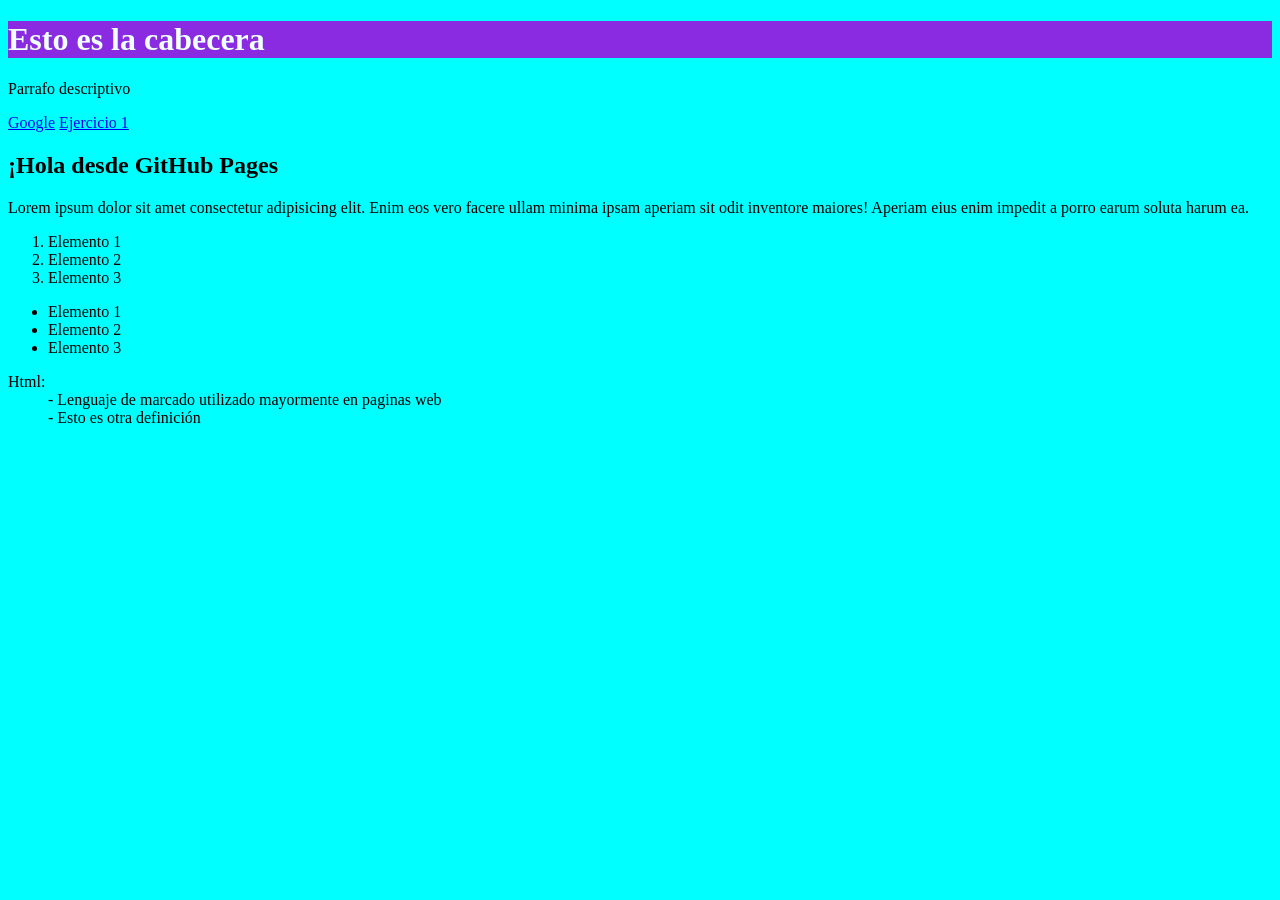
<file: index.html>
<!DOCTYPE html>
<html>
    <head>
        <title>Mi primera pagina</title>
        <link rel="stylesheet" href="/estilos/estilos.css">
    </head>
    <body>
        <!--Esto es la cabecera-->
        <header>

            <h1>Esto es la cabecera</h1>
            <p>
                Parrafo descriptivo
            </p>
            

        </header>
        <nav>
            <a href="https://www.google.es">Google</a>
            <a href="ejercicio1.html">Ejercicio 1</a>
        </nav>
        <main>
            <h2>¡Hola desde GitHub Pages</h2>
            <p>Lorem ipsum dolor sit amet consectetur adipisicing elit. Enim eos vero facere ullam minima ipsam aperiam sit odit inventore maiores! Aperiam eius enim impedit a porro earum soluta harum ea.</p>
            <ol>
                <li>Elemento 1</li>
                <li>Elemento 2</li>
                <li>Elemento 3</li>
            </ol>
            <ul>
                <li>Elemento 1</li>
                <li>Elemento 2</li>
                <li>Elemento 3</li>
            </ul>

            <dl>
                <dt>Html:</dt>
                <dd>- Lenguaje de marcado utilizado mayormente en paginas web</dd>
                <dd>- Esto es otra definición</dd>
            </dl>
        
        </main>
    </body>
</html>
</file>
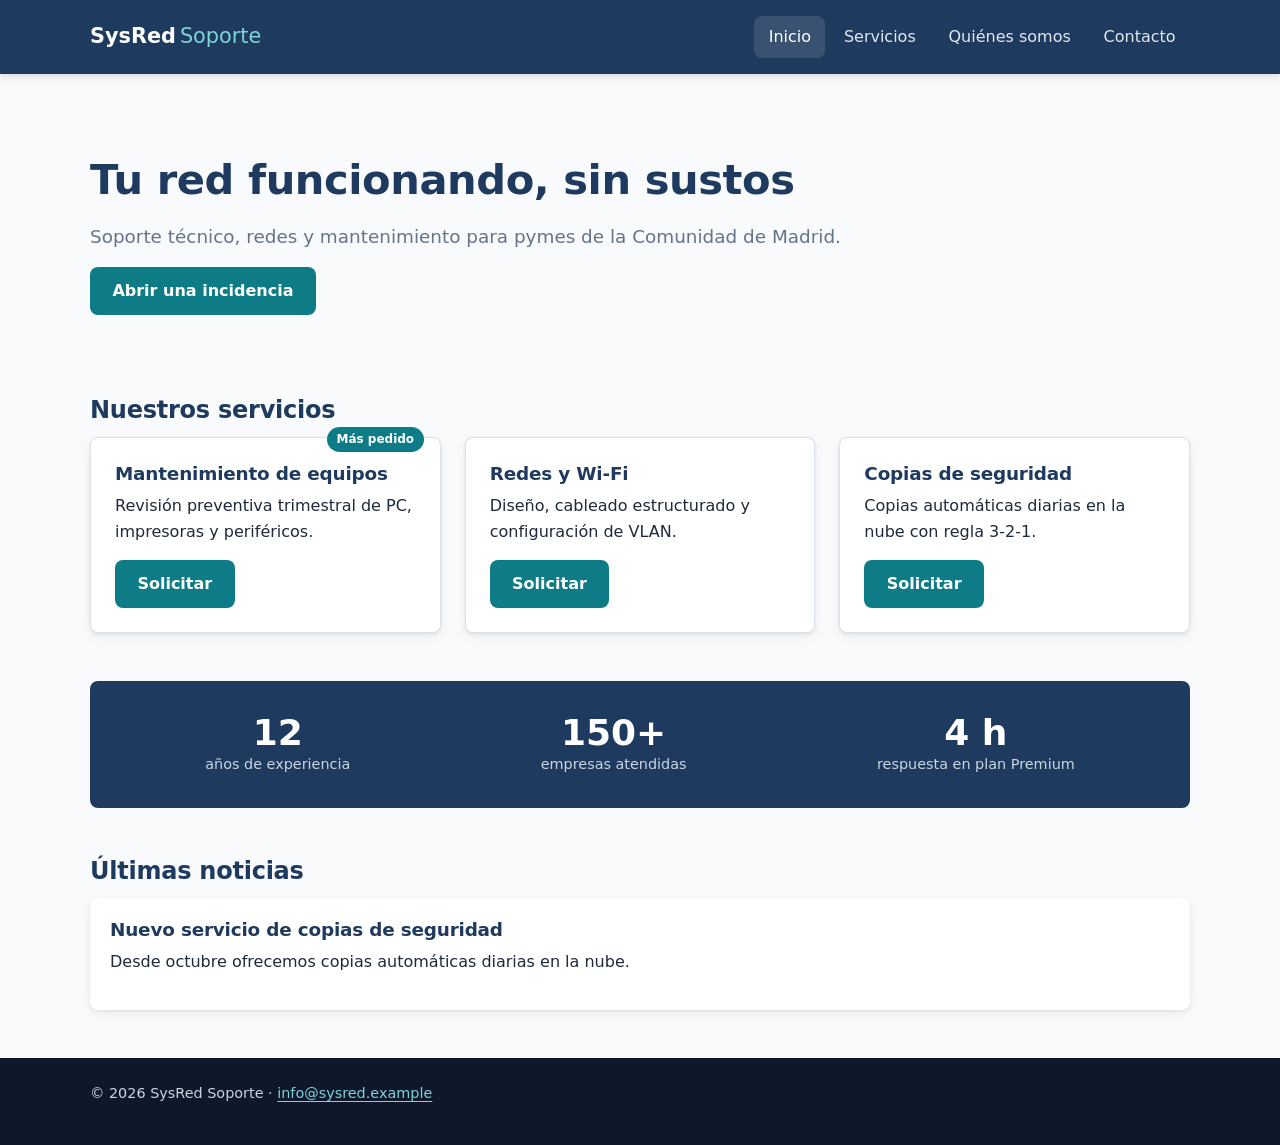
<file: sysred-web/index.html>
<!DOCTYPE html>
<html lang="es">
<head>
  <meta charset="UTF-8">
  <meta name="viewport" content="width=device-width, initial-scale=1">
  <title>SysRed Soporte · Soporte informático y redes</title>
  <meta name="description" content="Soporte técnico, redes y mantenimiento para pymes.">
  <link rel="stylesheet" href="css/estilos.css">
</head>
<body>
  <a href="#contenido" class="saltar">Saltar al contenido</a>
  <header class="cabecera">
    <div class="contenedor cabecera__interior">
      <a href="index.html" class="logo">SysRed<span>Soporte</span></a>
      <nav aria-label="Principal">
        <ul class="menu">
          <li><a href="index.html" aria-current="page">Inicio</a></li>
          <li><a href="servicios.html">Servicios</a></li>
          <li><a href="quienes.html">Quiénes somos</a></li>
          <li><a href="contacto.html">Contacto</a></li>
        </ul>
      </nav>
    </div>
  </header>

  <main class="contenedor" id="contenido">
    <section class="portada">
      <h1>Tu red funcionando, sin sustos</h1>
      <p>Soporte técnico, redes y mantenimiento para pymes de la Comunidad de Madrid.</p>
      <a href="contacto.html" class="boton">Abrir una incidencia</a>
    </section>

    <section>
      <h2>Nuestros servicios</h2>
      <div class="fila-tarjetas">
        <article class="tarjeta">
          <span class="etiqueta-destacado">Más pedido</span>
          <h3>Mantenimiento de equipos</h3>
          <p>Revisión preventiva trimestral de PC, impresoras y periféricos.</p>
          <a href="contacto.html" class="boton">Solicitar</a>
        </article>
        <article class="tarjeta">
          <h3>Redes y Wi-Fi</h3>
          <p>Diseño, cableado estructurado y configuración de VLAN.</p>
          <a href="contacto.html" class="boton">Solicitar</a>
        </article>
        <article class="tarjeta">
          <h3>Copias de seguridad</h3>
          <p>Copias automáticas diarias en la nube con regla 3-2-1.</p>
          <a href="contacto.html" class="boton">Solicitar</a>
        </article>
      </div>
    </section>
    
    <section class="cifras">
      <div><strong>12</strong><span>años de experiencia</span></div>
      <div><strong>150+</strong><span>empresas atendidas</span></div>
      <div><strong>4 h</strong><span>respuesta en plan Premium</span></div>
    </section>

    <section>
      <h2>Últimas noticias</h2>
      <article>
        <h3>Nuevo servicio de copias de seguridad</h3>
        <p>Desde octubre ofrecemos copias automáticas diarias en la nube.</p>
      </article>
    </section>
  </main>

  <footer class="pie">
    <div class="contenedor">
      <p>&copy; 2026 SysRed Soporte · <a href="mailto:info@sysred.example">info@sysred.example</a></p>
    </div>
  </footer>
</body>
</html>
</file>
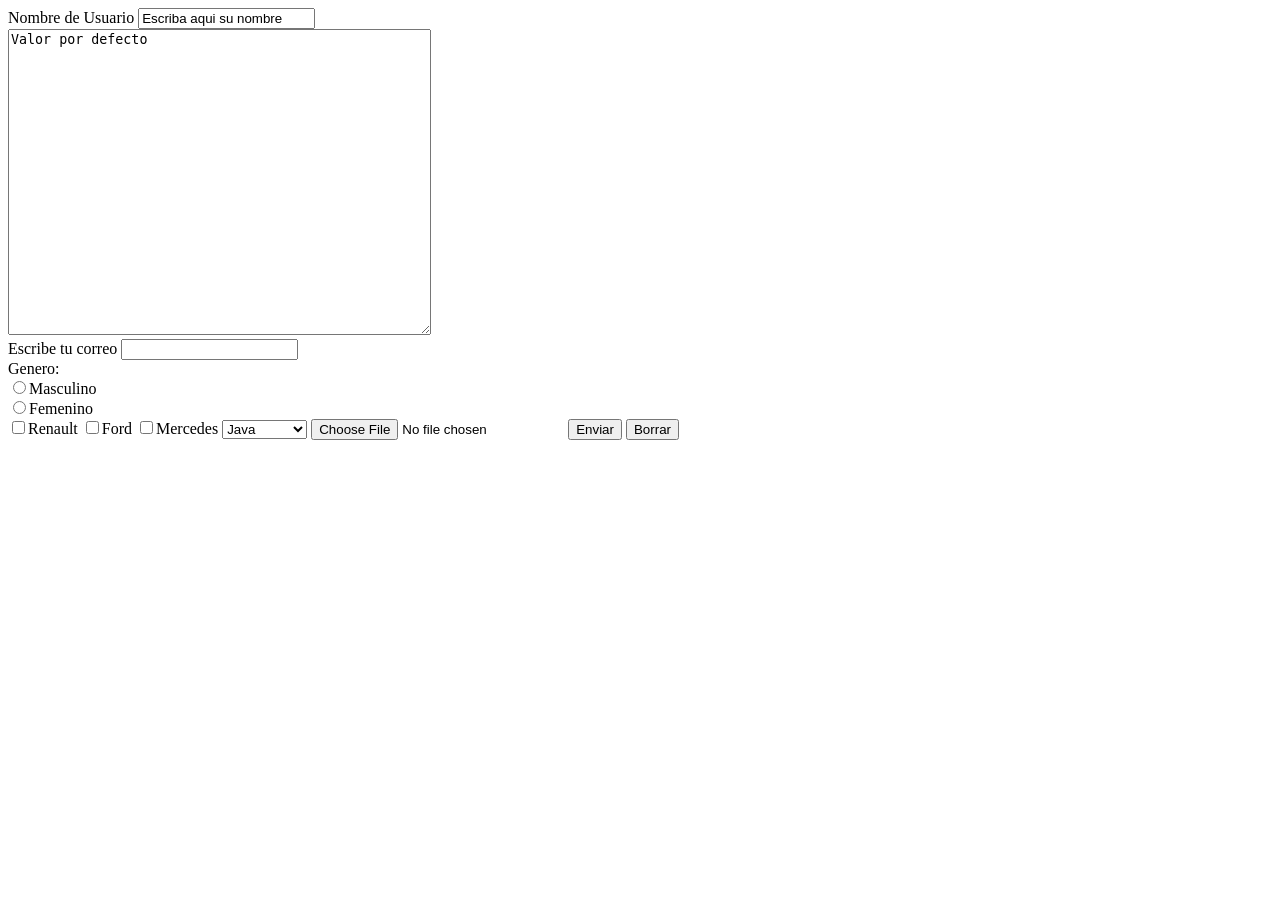
<file: ejemploformulario.html>
<!doctype html>
<html lang="es">
  <head>
    <meta charset="UTF-8" />
    <meta name="viewport" content="width=device-width, initial-scale=1.0" />
    <title>Ejemplos de formularios</title>
  </head>
  <body>
    <form method="post" action="#">
        <label for="id_nombre">Nombre de Usuario</label>
        <input type="text" name="nombre" id="id_nombre" value="Escriba aqui su nombre">
        <br>
        <textarea name="describir" id="id_describir" rows="20" cols="50">Valor por defecto

        </textarea>
        <br>
        <label for="id_correo">Escribe tu correo</label>
        <input type="email" id="id_correo" name="correo">
        <br>
        <label for="id_genero">Genero:</label>
        <br>
        <input type="radio" name="genero">Masculino
        <br>
        <input type="radio" name="genero">Femenino
        <br>
        <input type="checkbox" name="coches">Renault
        <input type="checkbox" name="coches">Ford
        <input type="checkbox" name="coches">Mercedes

        <select name="lenguajes" id="id_lenguajes">
            <option value="js">JavaScript</option>
            <option value="php">PHP</option>
            <option value="java" selected="selected">Java</option>
            <option value="c++">C++</option>
            <option value="pyton">Pyton</option>
        </select>
        <input type="file" name="archivo">
        <button type="submit">Enviar</button>
        <button type="reset">Borrar</button>

</form>

</body>
</html>
</file>
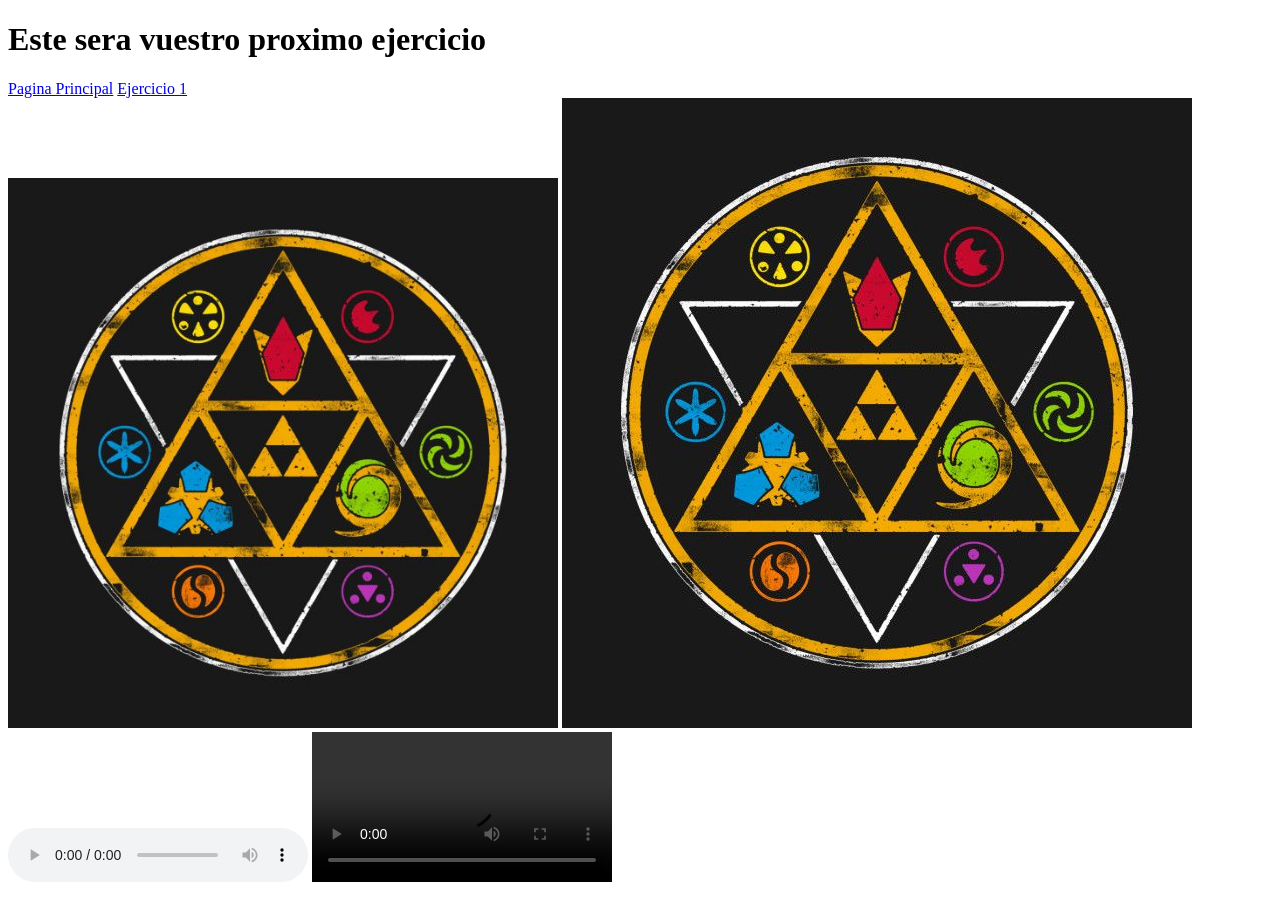
<file: ejercicio1.html>
<!DOCTYPE html>
<html>
<head>
    <title>Ejercicio 1</title>
</head>
<body>
    <header>
    <h1>Este sera vuestro proximo ejercicio</h1>
    </header>
        <nav>
            <a href="index.html">Pagina Principal</a>
            <a href="ejercicio1.html">Ejercicio 1</a>
        </nav>
        <object data="img/Zelda.jpg" width="550px" >Imagen</object>
        <img src="img/Zelda.jpg" alt="Imagen the legend of zelda">

        <audio src="" controls="controls">Su navegador no ofrece soporte de audio</audio>
        <video src="" controls="controls"></video>
    </body>
</html>
</file>
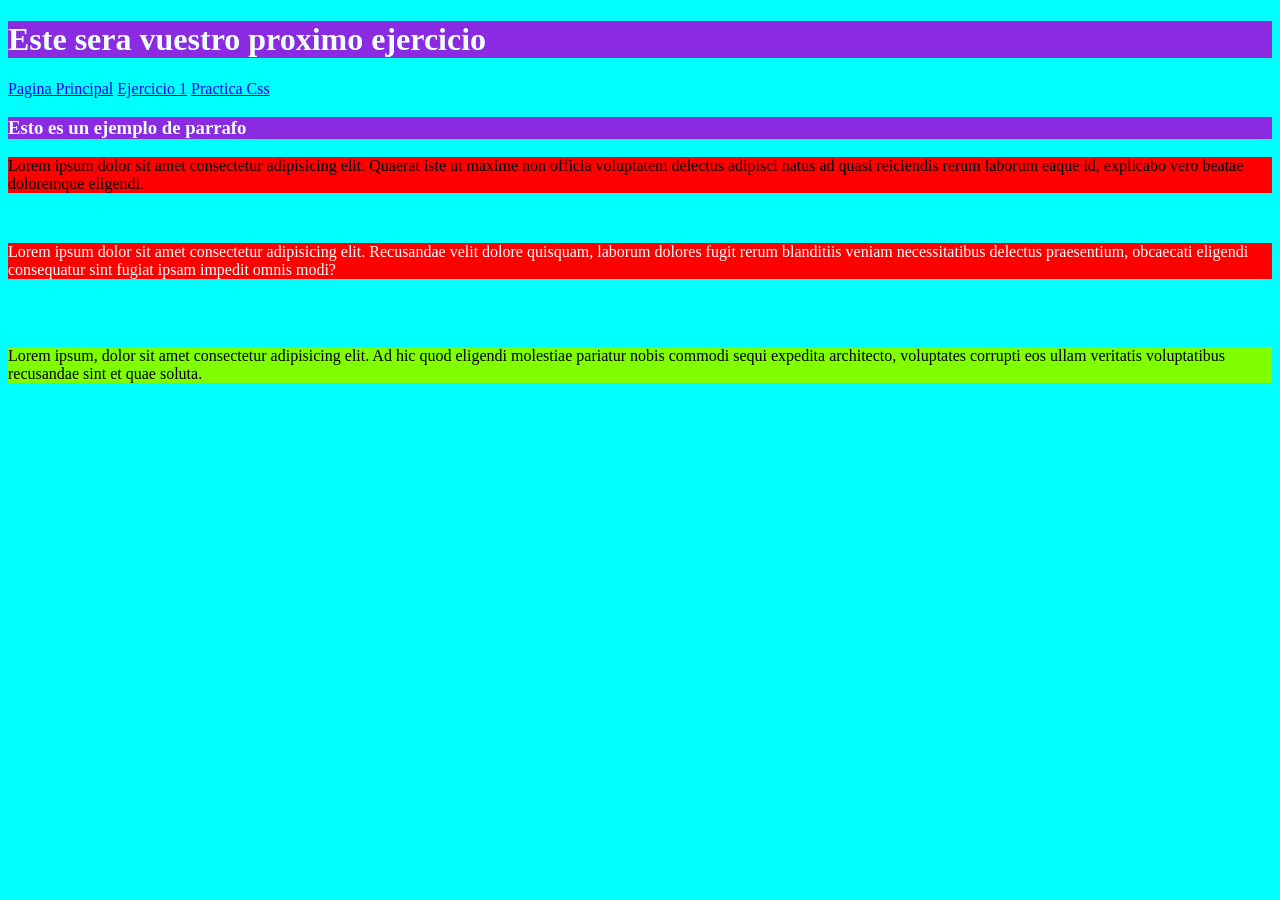
<file: practicaCss.html>
<!DOCTYPE html>
<html lang="es">
<head>
    <meta charset="UTF-8">
    <meta name="viewport" content="width=device-width, initial-scale=1.0">
    <title>Practica Css</title>
    <link rel="stylesheet" href="estilos/estilos.css" type="text/css">
    <style type="text/css">
        p{
            background-color: red;
        }
    </style>
</head>
<body>
    <header>
        <h1>Este sera vuestro proximo ejercicio</h1>
    </header>
    <nav>
            <a href="index.html">Pagina Principal</a>
            <a href="ejercicio1.html">Ejercicio 1</a>
            <a href="practicaCss.html">Practica Css</a>
    </nav>
    <main>
        <h3>Esto es un ejemplo de parrafo</h3>
        <p>Lorem ipsum dolor sit amet consectetur adipisicing elit. Quaerat iste ut maxime non officia voluptatem delectus adipisci natus ad quasi reiciendis rerum laborum eaque id, explicabo vero beatae doloremque eligendi.</p>
        <br>
        <p style="color: white;">Lorem ipsum dolor sit amet consectetur adipisicing elit. Recusandae velit dolore quisquam, laborum dolores fugit rerum blanditiis veniam necessitatibus delectus praesentium, obcaecati eligendi consequatur sint fugiat ipsam impedit omnis modi?</p>
        <br>
        <br>
        <p id="especial">Lorem ipsum, dolor sit amet consectetur adipisicing elit. Ad hic quod eligendi molestiae pariatur nobis commodi sequi expedita architecto, voluptates corrupti eos ullam veritatis voluptatibus recusandae sint et quae soluta.</p>

    </main>
</body>
</html>
</file>
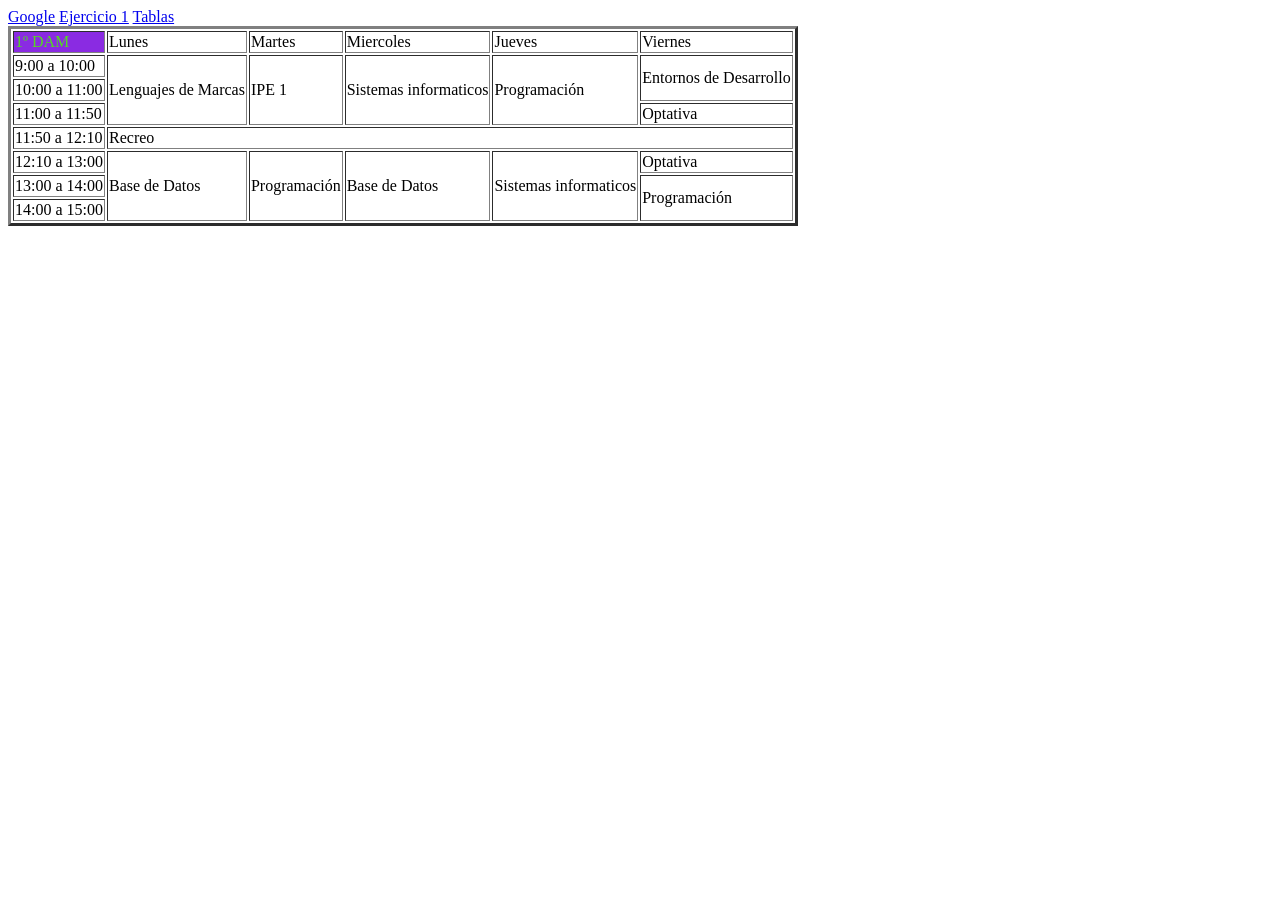
<file: tablas.html>
<!doctype html>
<html>
  <head>
    <title>Tablas</title>
  </head>
  <body>
    <nav>
      <a href="https://www.google.es">Google</a>
      <a href="ejercicio1.html">Ejercicio 1</a>
      <a href="tablas.html">Tablas</a>
    </nav>

    <table border="3" >
      <tr >
        <td style="color: rgba(81, 226, 23, 0.945) ; background-color:blueviolet">1º DAM</td>
        <td>Lunes</td>
        <td>Martes</td>
        <td>Miercoles</td>
        <td>Jueves</td>
        <td>Viernes</td>
      </tr>
      <tr>
        <td>9:00 a 10:00</td>
        <td rowspan="3">Lenguajes de Marcas</td>
        <td rowspan="3">IPE 1</td>
        <td rowspan="3">Sistemas informaticos</td>
        <td rowspan="3">Programación</td>
        <td rowspan="2">Entornos de Desarrollo</td>
      </tr>
      <tr>
        <td>10:00 a 11:00</td>
      </tr>
      <tr>
        <td>11:00 a 11:50</td>

        <td>Optativa</td>
      </tr>
      <tr>
        <td>11:50 a 12:10</td>
        <td colspan="5">Recreo</td>
      </tr>
      <tr>
        <td>12:10 a 13:00</td>
        <td rowspan="3">Base de Datos</td>
        <td rowspan="3">Programación</td>
        <td rowspan="3">Base de Datos</td>
        <td rowspan="3">Sistemas informaticos</td>
        <td>Optativa</td>
      </tr>
      <tr>
        <td>13:00 a 14:00</td>

        <td rowspan="2">Programación</td>
      </tr>
      <tr>
        <td>14:00 a 15:00</td>
      </tr>
    </table>
  </body>
</html>
</file>
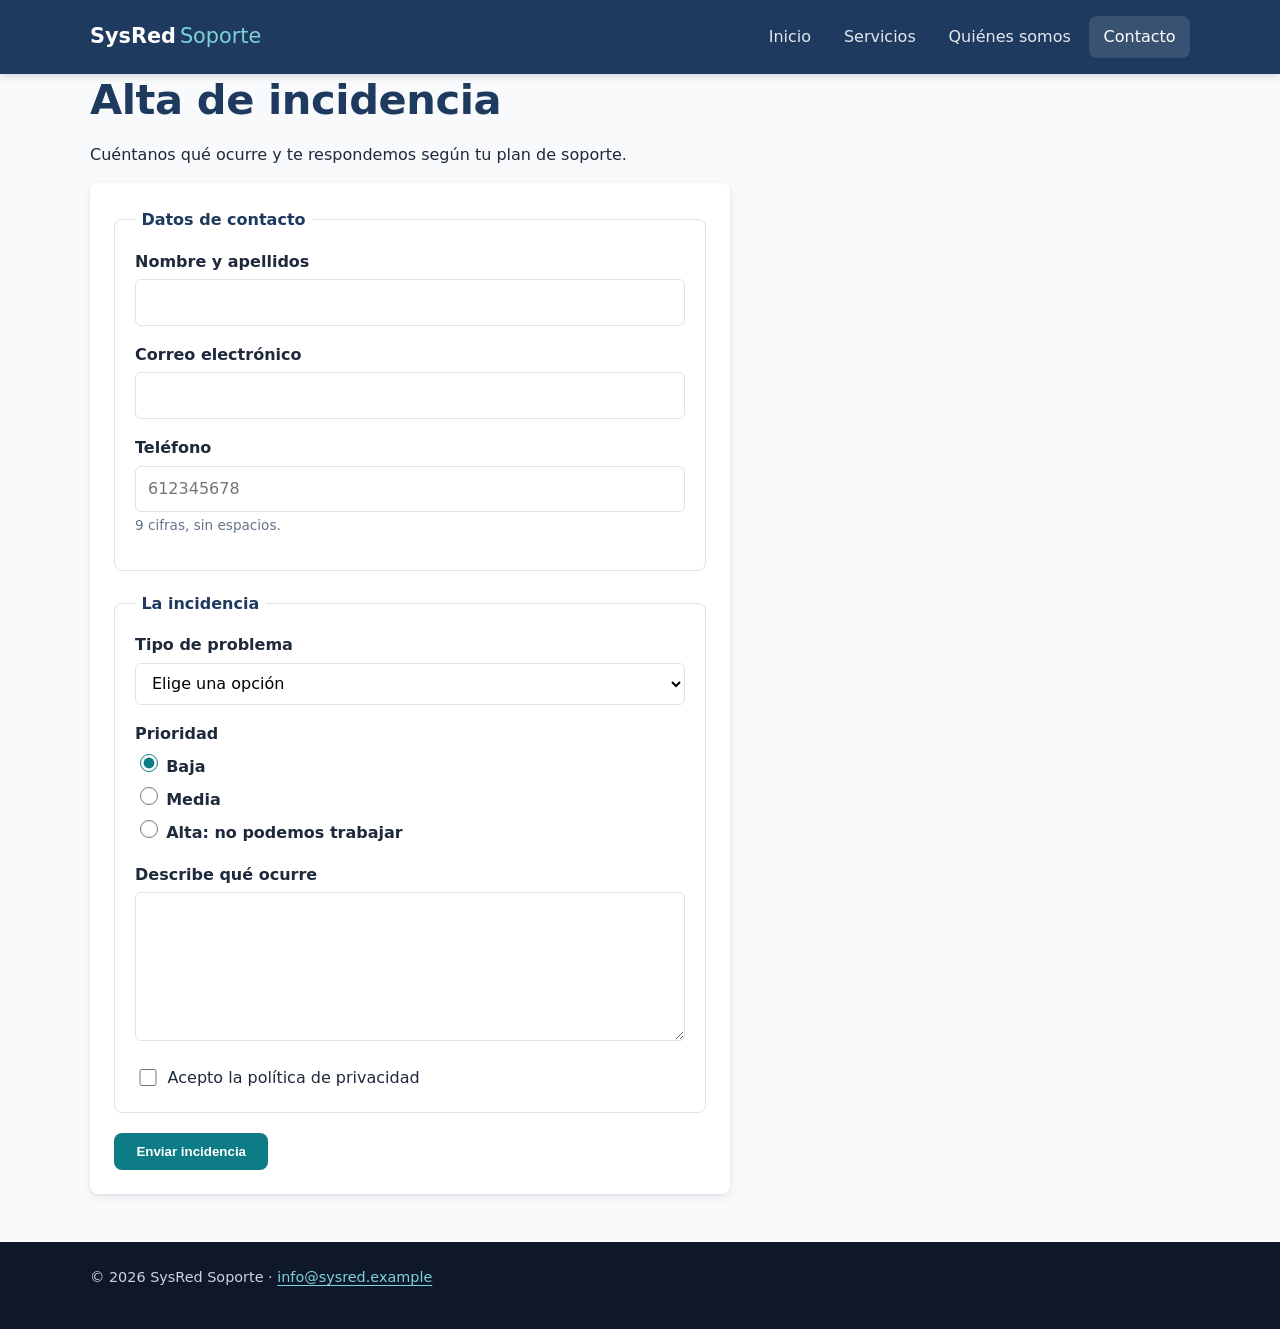
<file: sysred-web/contacto.html>
<!DOCTYPE html>
<html lang="es">
<head>
  <meta charset="UTF-8">
  <meta name="viewport" content="width=device-width, initial-scale=1">
  <title>Contacto · SysRed Soporte</title>
  <meta name="description" content="Soporte técnico, redes y mantenimiento para pymes.">
  <link rel="stylesheet" href="css/estilos.css">
</head>
<body>
  <a href="#contenido" class="saltar">Saltar al contenido</a>
  <header class="cabecera">
    <div class="contenedor cabecera__interior">
      <a href="index.html" class="logo">SysRed<span>Soporte</span></a>
      <nav aria-label="Principal">
        <ul class="menu">
          <li><a href="index.html">Inicio</a></li>
          <li><a href="servicios.html">Servicios</a></li>
          <li><a href="quienes.html">Quiénes somos</a></li>
          <li><a href="contacto.html" aria-current="page">Contacto</a></li>
        </ul>
      </nav>
    </div>
  </header>

  <main class="contenedor" id="contenido">
    <h1>Alta de incidencia</h1>
    <p>Cuéntanos qué ocurre y te respondemos según tu plan de soporte.</p>
    <form class="formulario" action="#" method="post">
      <fieldset>
        <legend>Datos de contacto</legend>
    
        <div class="campo">
          <label for="nombre">Nombre y apellidos</label>
          <input type="text" id="nombre" name="nombre" autocomplete="name" required>
        </div>
    
        <div class="campo">
          <label for="email">Correo electrónico</label>
          <input type="email" id="email" name="email" autocomplete="email" required>
        </div>
    
        <div class="campo">
          <label for="tel">Teléfono</label>
          <input type="tel" id="tel" name="tel" pattern="[6-9][0-9]{8}" placeholder="612345678">
          <small>9 cifras, sin espacios.</small>
        </div>
      </fieldset>
    
      <fieldset>
        <legend>La incidencia</legend>
    
        <div class="campo">
          <label for="tipo">Tipo de problema</label>
          <select id="tipo" name="tipo" required>
            <option value="">Elige una opción</option>
            <option value="red">Red o Wi-Fi</option>
            <option value="equipo">Equipo o periférico</option>
            <option value="correo">Correo electrónico</option>
            <option value="otro">Otro</option>
          </select>
        </div>
    
        <div class="campo">
          <span class="etiqueta">Prioridad</span>
          <label class="opcion"><input type="radio" name="prioridad" value="baja" checked> Baja</label>
          <label class="opcion"><input type="radio" name="prioridad" value="media"> Media</label>
          <label class="opcion"><input type="radio" name="prioridad" value="alta"> Alta: no podemos trabajar</label>
        </div>
    
        <div class="campo">
          <label for="descripcion">Describe qué ocurre</label>
          <textarea id="descripcion" name="descripcion" rows="5" maxlength="1000" required></textarea>
        </div>
    
        <label class="opcion">
          <input type="checkbox" name="rgpd" required>
          Acepto la política de privacidad
        </label>
      </fieldset>
    
      <button type="submit" class="boton">Enviar incidencia</button>
    </form>
  </main>

  <footer class="pie">
    <div class="contenedor">
      <p>&copy; 2026 SysRed Soporte · <a href="mailto:info@sysred.example">info@sysred.example</a></p>
    </div>
  </footer>
</body>
</html>
</file>
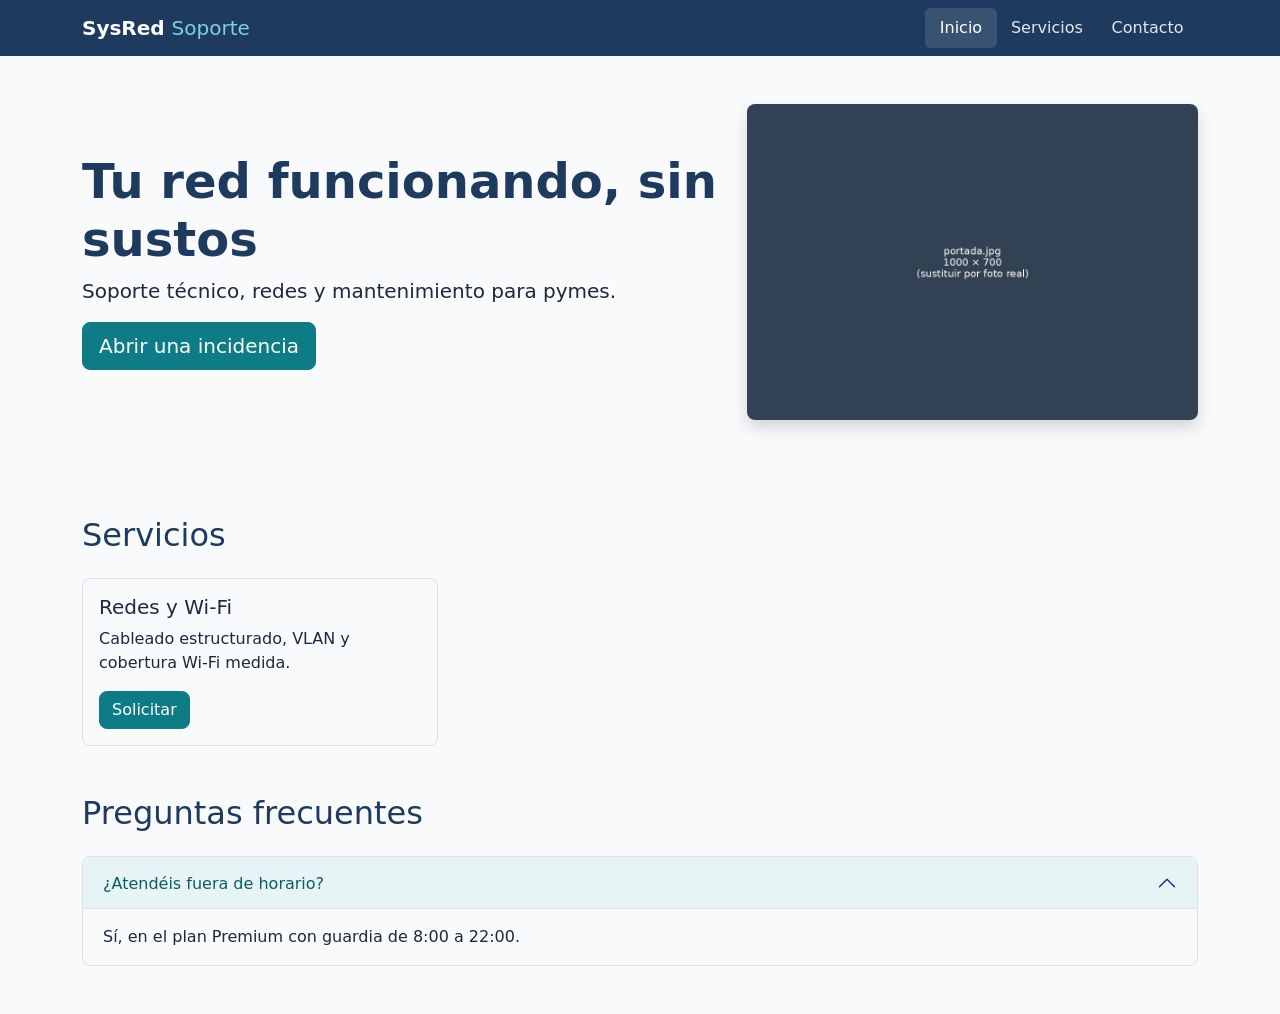
<file: sysred-web/index-bs.html>
<!DOCTYPE html>
<html lang="es">
<head>
  <meta charset="UTF-8">
  <meta name="viewport" content="width=device-width, initial-scale=1">
  <title>SysRed Soporte · versión Bootstrap</title>
  <!-- 1. Bootstrap (copiar el enlace con integrity desde getbootstrap.com) -->
  <link rel="stylesheet" href="https://cdn.jsdelivr.net/npm/bootstrap@5.3.8/dist/css/bootstrap.min.css">
  <!-- 2. Nuestros ajustes SIEMPRE después, para poder sobrescribir -->
  <link rel="stylesheet" href="css/bootstrap-sysred.css">
</head>
<body>
  <nav class="navbar navbar-expand-lg navbar-dark navbar-sysred sticky-top">
    <div class="container">
      <a class="navbar-brand fw-bold" href="index-bs.html">SysRed <span class="fw-normal">Soporte</span></a>
      <button class="navbar-toggler" type="button" data-bs-toggle="collapse"
              data-bs-target="#menuPrincipal" aria-controls="menuPrincipal"
              aria-expanded="false" aria-label="Abrir menú">
        <span class="navbar-toggler-icon"></span>
      </button>
      <div class="collapse navbar-collapse" id="menuPrincipal">
        <ul class="navbar-nav ms-auto">
          <li class="nav-item"><a class="nav-link active" aria-current="page" href="index-bs.html">Inicio</a></li>
          <li class="nav-item"><a class="nav-link" href="servicios.html">Servicios</a></li>
          <li class="nav-item"><a class="nav-link" href="contacto-bs.html">Contacto</a></li>
        </ul>
      </div>
    </div>
  </nav>
  <main class="container py-5">
    <div class="row align-items-center g-4">
      <div class="col-12 col-lg-7">
        <h1 class="display-5 fw-bold">Tu red funcionando, sin sustos</h1>
        <p class="lead">Soporte técnico, redes y mantenimiento para pymes.</p>
        <a href="contacto.html" class="btn btn-primary btn-lg">Abrir una incidencia</a>
      </div>
      <div class="col-12 col-lg-5">
        <img src="img/portada.jpg" class="img-fluid rounded-3 shadow" alt="Técnica revisando un armario de red">
      </div>
    </div>

  </main>
  <section class="container py-5">
    <h2 class="mb-4">Servicios</h2>
    <div class="row g-4">
      <div class="col-12 col-md-6 col-lg-4">
        <article class="card h-100 card-sysred">
          <div class="card-body d-flex flex-column">
            <h3 class="card-title h5">Redes y Wi-Fi</h3>
            <p class="card-text">Cableado estructurado, VLAN y cobertura Wi-Fi medida.</p>
            <a href="contacto-bs.html" class="btn btn-primary mt-auto align-self-start">Solicitar</a>
          </div>
        </article>
      </div>
      <!-- 2 tarjetas más -->
    </div>
  </section>
  
  <section class="container pb-5">
    <h2 class="mb-4">Preguntas frecuentes</h2>
    <div class="accordion" id="faq">
      <div class="accordion-item">
        <h3 class="accordion-header">
          <button class="accordion-button" type="button" data-bs-toggle="collapse"
                  data-bs-target="#faq1" aria-expanded="true" aria-controls="faq1">
            ¿Atendéis fuera de horario?
          </button>
        </h3>
        <div id="faq1" class="accordion-collapse collapse show" data-bs-parent="#faq">
          <div class="accordion-body">Sí, en el plan Premium con guardia de 8:00 a 22:00.</div>
        </div>
      </div>
    </div>
  </section>
  <script src="https://cdn.jsdelivr.net/npm/bootstrap@5.3.8/dist/js/bootstrap.bundle.min.js"></script>
</body>
</html>
</file>
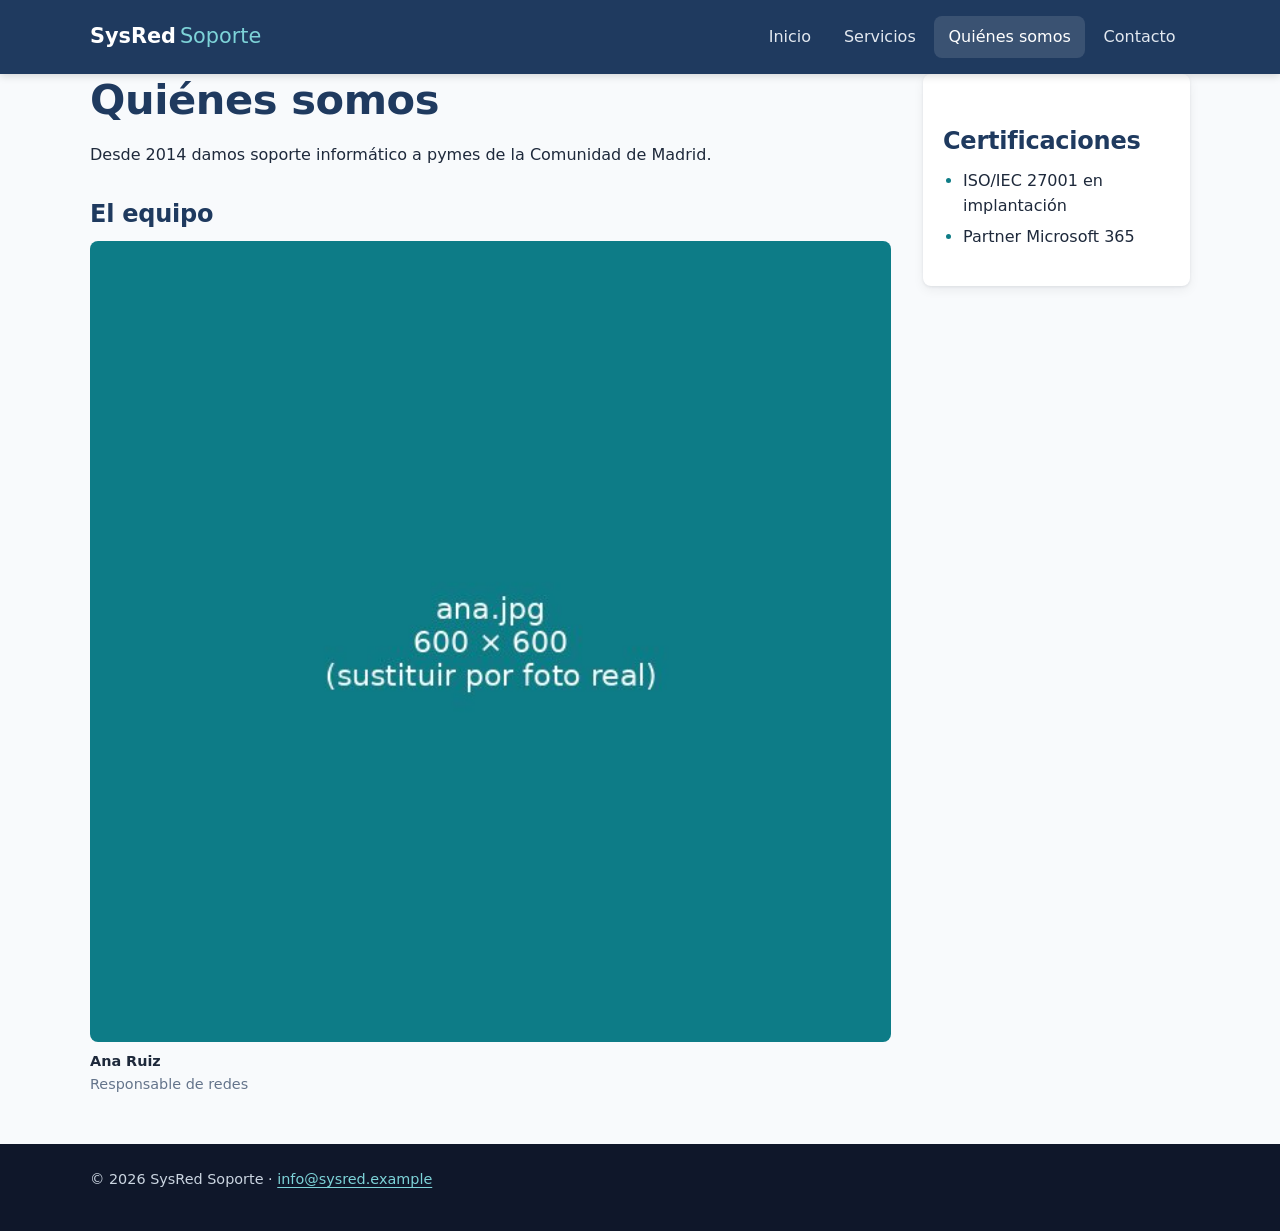
<file: sysred-web/quienes.html>
<!DOCTYPE html>
<html lang="es">
<head>
  <meta charset="UTF-8">
  <meta name="viewport" content="width=device-width, initial-scale=1">
  <title>Quiénes somos · SysRed Soporte</title>
  <meta name="description" content="Soporte técnico, redes y mantenimiento para pymes.">
  <link rel="stylesheet" href="css/estilos.css">
</head>
<body>
  <a href="#contenido" class="saltar">Saltar al contenido</a>
  <header class="cabecera">
    <div class="contenedor cabecera__interior">
      <a href="index.html" class="logo">SysRed<span>Soporte</span></a>
      <nav aria-label="Principal">
        <ul class="menu">
          <li><a href="index.html">Inicio</a></li>
          <li><a href="servicios.html">Servicios</a></li>
          <li><a href="quienes.html" aria-current="page">Quiénes somos</a></li>
          <li><a href="contacto.html">Contacto</a></li>
        </ul>
      </nav>
    </div>
  </header>

  <main class="contenedor diseno" id="contenido">
  <section class="diseno__principal">
    <h1>Quiénes somos</h1>
    <p>Desde 2014 damos soporte informático a pymes de la Comunidad de Madrid.</p>

    <h2>El equipo</h2>
    <div class="rejilla-equipo">
      <figure class="persona">
        <img src="img/ana.jpg" alt="Retrato de Ana Ruiz" width="300" height="300">
        <figcaption><strong>Ana Ruiz</strong> Responsable de redes</figcaption>
      </figure>
      <!-- más personas -->
    </div>
  </section>

  <aside class="diseno__lateral">
    <h2>Certificaciones</h2>
    <ul>
      <li>ISO/IEC 27001 en implantación</li>
      <li>Partner Microsoft 365</li>
    </ul>
  </aside>
  </main>

  <footer class="pie">
    <div class="contenedor">
      <p>&copy; 2026 SysRed Soporte · <a href="mailto:info@sysred.example">info@sysred.example</a></p>
    </div>
  </footer>
</body>
</html>
</file>
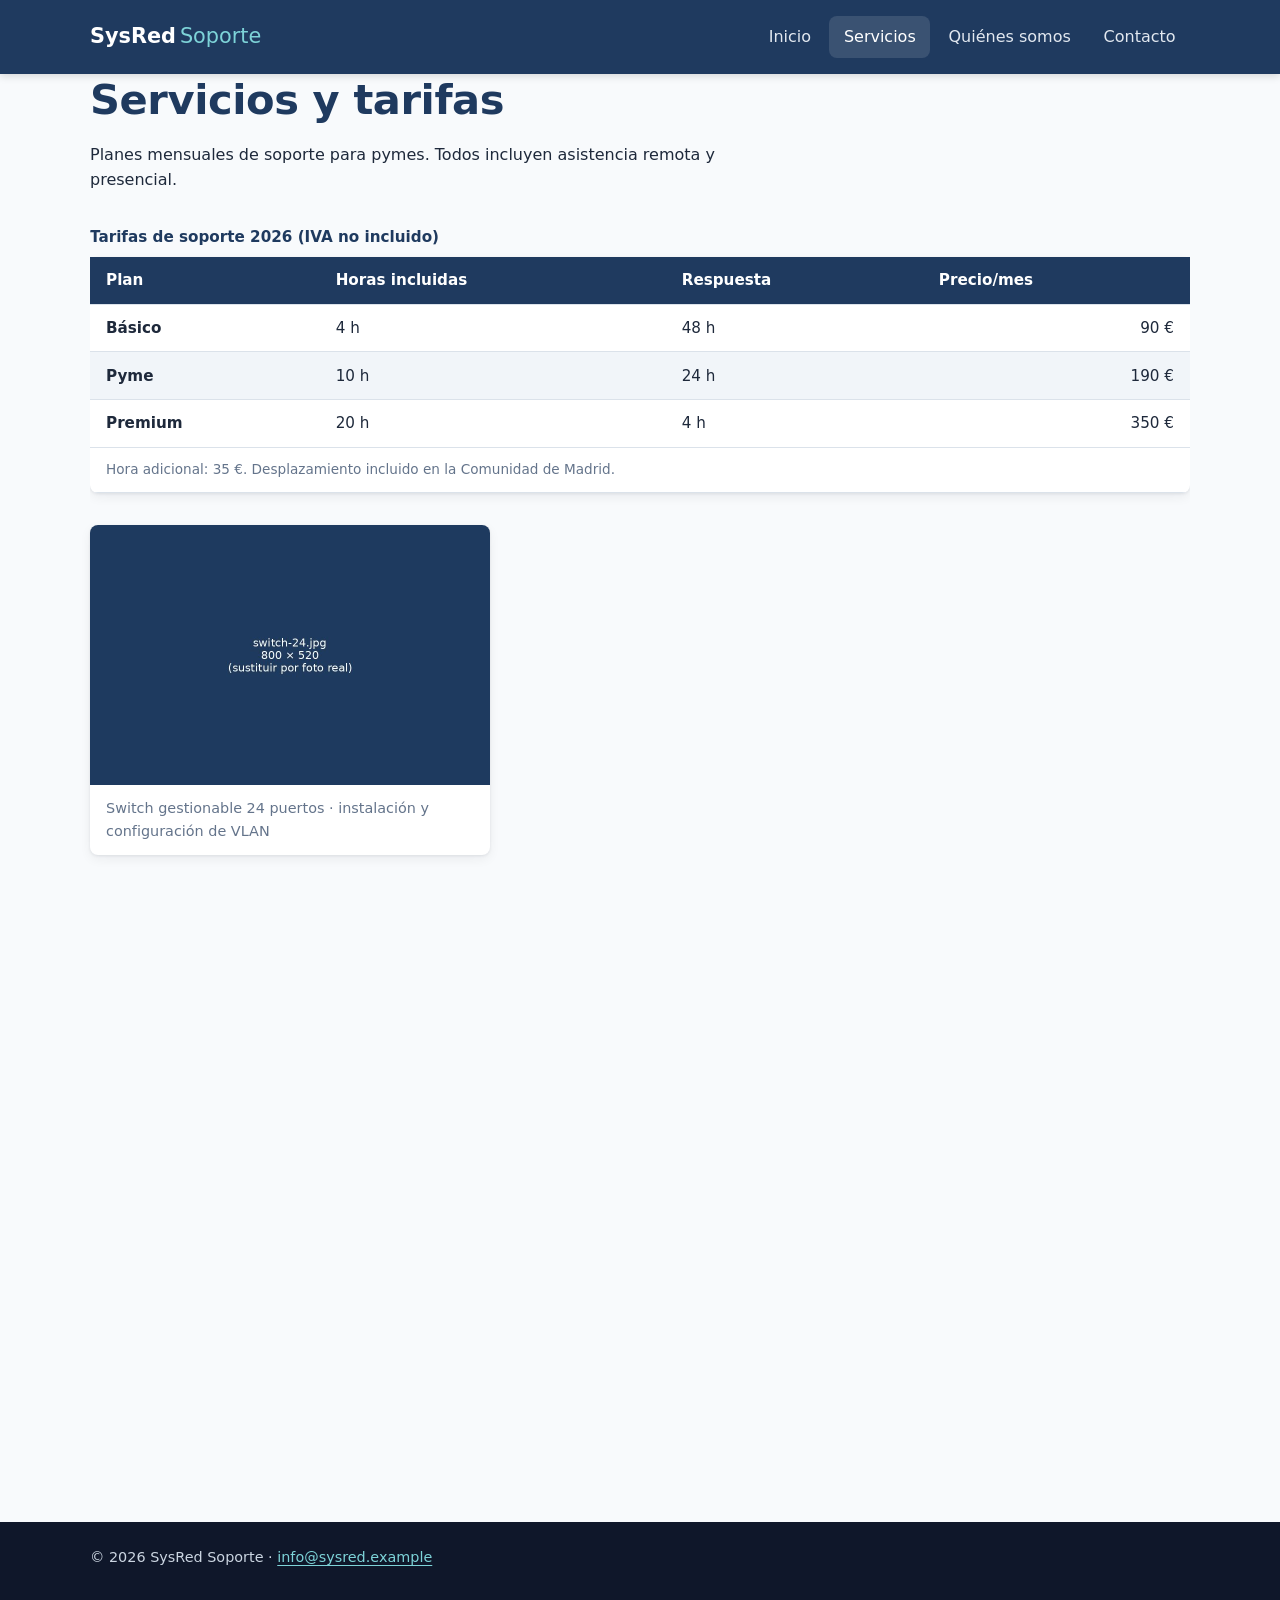
<file: sysred-web/servicios.html>
<!DOCTYPE html>
<html lang="es">
<head>
  <meta charset="UTF-8">
  <meta name="viewport" content="width=device-width, initial-scale=1">
  <title>Servicios · SysRed Soporte</title>
  <meta name="description" content="Soporte técnico, redes y mantenimiento para pymes.">
  <link rel="stylesheet" href="css/estilos.css">
</head>
<body>
  <a href="#contenido" class="saltar">Saltar al contenido</a>
  <header class="cabecera">
    <div class="contenedor cabecera__interior">
      <a href="index.html" class="logo">SysRed<span>Soporte</span></a>
      <nav aria-label="Principal">
        <ul class="menu">
          <li><a href="index.html">Inicio</a></li>
          <li><a href="servicios.html" aria-current="page">Servicios</a></li>
          <li><a href="quienes.html">Quiénes somos</a></li>
          <li><a href="contacto.html">Contacto</a></li>
        </ul>
      </nav>
    </div>
  </header>

  <main class="contenedor" id="contenido">
    <h1>Servicios y tarifas</h1>
    <p>Planes mensuales de soporte para pymes. Todos incluyen asistencia remota y presencial.</p>
    <div class="tabla-envoltorio">
    <table class="tabla">
      <caption>Tarifas de soporte 2026 (IVA no incluido)</caption>
      <thead>
        <tr>
          <th scope="col">Plan</th>
          <th scope="col">Horas incluidas</th>
          <th scope="col">Respuesta</th>
          <th scope="col">Precio/mes</th>
        </tr>
      </thead>
      <tbody>
        <tr><th scope="row">Básico</th><td>4 h</td><td>48 h</td><td class="num">90 €</td></tr>
        <tr><th scope="row">Pyme</th><td>10 h</td><td>24 h</td><td class="num">190 €</td></tr>
        <tr><th scope="row">Premium</th><td>20 h</td><td>4 h</td><td class="num">350 €</td></tr>
      </tbody>
      <tfoot>
        <tr><td colspan="4">Hora adicional: 35 €. Desplazamiento incluido en la Comunidad de Madrid.</td></tr>
      </tfoot>
    </table>
    </div>
    
    <figure class="ficha">
      <img src="img/switch-24.jpg" alt="Switch gestionable de 24 puertos en rack" width="400" height="260">
      <figcaption>Switch gestionable 24 puertos · instalación y configuración de VLAN</figcaption>
    </figure>
    
    <iframe class="video" src="https://www.youtube-nocookie.com/embed/ID_DEL_VIDEO"
            title="Vídeo de presentación de SysRed Soporte" allowfullscreen></iframe>
  </main>

  <footer class="pie">
    <div class="contenedor">
      <p>&copy; 2026 SysRed Soporte · <a href="mailto:info@sysred.example">info@sysred.example</a></p>
    </div>
  </footer>
</body>
</html>
</file>
<file: estilos/estilos.css>
body{
    /*background-image: url("/img/Zelda.jpg");*/
    background-color: aqua;
}

h1,h3{
    background-color: blueviolet;
    color: azure;
}

#especial{
    background-color: chartreuse;
}
</file>
<file: sysred-web/css/estilos.css>
/* ==========================================================
   SysRed Soporte · estilos.css
   Bloque 1 · Variables y base
   ========================================================== */
:root {
  /* Colores corporativos */
  --color-primario: #1f3a5f;   /* azul marino: cabecera, títulos */
  --color-acento:   #0e7c86;   /* verde azulado: enlaces, botones */
  --color-acento-oscuro: #0a5d64;
  --color-texto:    #1e293b;
  --color-suave:    #64748b;   /* textos secundarios */
  --color-fondo:    #f8fafc;
  --color-superficie: #ffffff; /* tarjetas, tablas, formularios */
  --color-borde:    #dbe2ea;
  --color-error:    #b42318;
  --color-ok:       #067647;

  /* Tipografía y espaciado */
  --fuente: system-ui, -apple-system, "Segoe UI", Roboto, Arial, sans-serif;
  --fuente-mono: ui-monospace, Consolas, "Courier New", monospace;
  --espacio: 1rem;
  --radio: 8px;
  --sombra: 0 1px 3px rgb(15 23 42 / .08), 0 4px 12px rgb(15 23 42 / .06);
  --ancho-max: 1100px;
}

/* Reset mínimo */
*, *::before, *::after { box-sizing: border-box; }
body, h1, h2, h3, p, ul, ol, figure { margin: 0; }
img, video, iframe { max-width: 100%; display: block; }

body {
  font-family: var(--fuente);
  font-size: 1rem;
  line-height: 1.6;
  color: var(--color-texto);
  background: var(--color-fondo);
}

h1, h2, h3 { color: var(--color-primario); line-height: 1.25; }
h1 { font-size: 2rem;   margin-bottom: 1rem; }
h2 { font-size: 1.5rem; margin: 2rem 0 .75rem; }
h3 { font-size: 1.15rem; margin: 1.5rem 0 .5rem; }
p  { margin-bottom: 1rem; max-width: 70ch; }

a { color: var(--color-acento); text-underline-offset: 3px; }
a:hover { color: var(--color-acento-oscuro); }
a:focus-visible { outline: 3px solid var(--color-acento); outline-offset: 2px; }

code { font-family: var(--fuente-mono); font-size: .9em; }

/* Contenedor centrado reutilizable */
.contenedor {
  width: min(100% - 2rem, var(--ancho-max));
  margin-inline: auto;
}

/* Bloque 2 · Cabecera, navegación, portada y pie */
.cabecera { background: var(--color-primario); color: #fff; }
.cabecera__interior {
  display: flex; align-items: center; justify-content: space-between;
  flex-wrap: wrap; gap: 1rem; padding-block: 1rem;
}
.logo { color: #fff; font-weight: 700; font-size: 1.3rem; text-decoration: none; }
.logo span { color: #7dd3d8; font-weight: 400; margin-left: .25rem; }

.menu { list-style: none; padding: 0; display: flex; gap: .25rem; flex-wrap: wrap; }
.menu a {
  display: block; padding: .5rem .9rem; border-radius: var(--radio);
  color: #e2e8f0; text-decoration: none;
}
.menu a:hover, .menu a[aria-current="page"] { background: rgb(255 255 255 / .12); color: #fff; }

.portada { padding: 3rem 0 2rem; }
.portada p { font-size: 1.15rem; color: var(--color-suave); }

.boton {
  display: inline-block; padding: .7rem 1.4rem; border-radius: var(--radio);
  background: var(--color-acento); color: #fff; font-weight: 600; text-decoration: none;
  border: 0; cursor: pointer;
}
.boton:hover { background: var(--color-acento-oscuro); color: #fff; }

article { background: var(--color-superficie); padding: 1.25rem; border-radius: var(--radio);
          box-shadow: var(--sombra); margin-bottom: 1rem; }
article h3 { margin-top: 0; }

.pie { margin-top: 3rem; padding-block: 1.5rem; background: #0f172a; color: #cbd5e1; font-size: .9rem; }
.pie a { color: #7dd3d8; }

/* Bloque 3 · Listas, tablas y multimedia */
main ul, main ol { padding-left: 1.25rem; margin-bottom: 1rem; }
main li { margin-bottom: .35rem; }
main li::marker { color: var(--color-acento); }

dl { display: grid; grid-template-columns: max-content 1fr; gap: .4rem 1.25rem; }
dt { font-weight: 600; color: var(--color-primario); }
dd { margin: 0; }

.tabla {
  width: 100%; border-collapse: collapse; margin-block: 1rem 2rem;
  background: var(--color-superficie); border-radius: var(--radio);
  overflow: hidden; box-shadow: var(--sombra); font-size: .95rem;
}
.tabla caption { text-align: left; font-weight: 600; padding-bottom: .5rem; color: var(--color-primario); }
.tabla th, .tabla td { padding: .7rem 1rem; text-align: left; border-bottom: 1px solid var(--color-borde); }
.tabla thead th { background: var(--color-primario); color: #fff; font-weight: 600; }
.tabla tbody tr:nth-child(even) { background: #f1f5f9; }
.tabla tbody tr:hover { background: #e6f4f5; }
.tabla .num { text-align: right; font-variant-numeric: tabular-nums; }
.tabla tfoot td { font-size: .85rem; color: var(--color-suave); }

.ficha { background: var(--color-superficie); border-radius: var(--radio); overflow: hidden;
         box-shadow: var(--sombra); max-width: 400px; }
.ficha img { width: 100%; height: auto; }
.ficha figcaption { padding: .75rem 1rem; font-size: .9rem; color: var(--color-suave); }

.video { width: 100%; aspect-ratio: 16 / 9; border: 0; border-radius: var(--radio); }

/* Bloque 4 · Formularios */
.formulario { max-width: 640px; background: var(--color-superficie); padding: 1.5rem;
              border-radius: var(--radio); box-shadow: var(--sombra); }
.formulario fieldset { border: 1px solid var(--color-borde); border-radius: var(--radio);
                       padding: 1rem 1.25rem; margin: 0 0 1.25rem; }
.formulario legend { font-weight: 600; color: var(--color-primario); padding-inline: .4rem; }

.campo { margin-bottom: 1rem; }
.campo > label, .etiqueta { display: block; font-weight: 600; margin-bottom: .3rem; }
.campo small { color: var(--color-suave); font-size: .85rem; }

input:not([type="radio"], [type="checkbox"]), select, textarea {
  width: 100%; font: inherit; padding: .6rem .75rem;
  border: 1px solid var(--color-borde); border-radius: 6px; background: #fff;
  transition: border-color .15s, box-shadow .15s;
}
input:focus, select:focus, textarea:focus {
  outline: none; border-color: var(--color-acento);
  box-shadow: 0 0 0 3px rgb(14 124 134 / .2);
}
/* Solo marca error cuando el usuario ya ha escrito algo */
input:user-invalid, textarea:user-invalid, select:user-invalid { border-color: var(--color-error); }
input:user-valid:not([type="checkbox"], [type="radio"]) { border-color: var(--color-ok); }

.opcion { display: flex; align-items: center; gap: .5rem; font-weight: 400; margin-bottom: .35rem; }
.opcion input { accent-color: var(--color-acento); width: 1.1rem; height: 1.1rem; }

/* Bloque 5 · Componentes: tarjetas, botones y avisos */
:root { --fuente-titulos: "Inter", var(--fuente); }
h1, h2, h3 { font-family: var(--fuente-titulos); letter-spacing: -.01em; }

.tarjeta {
  background: var(--color-superficie);
  border: 1px solid var(--color-borde);
  border-radius: var(--radio);
  padding: 1.5rem;                  /* espacio interior */
  margin-bottom: 1.5rem;            /* separación con la siguiente */
  box-shadow: var(--sombra);
  transition: transform .2s, box-shadow .2s;
}
.tarjeta:hover { transform: translateY(-3px); box-shadow: 0 8px 24px rgb(15 23 42 / .12); }
.tarjeta h3 { margin-top: 0; }
.tarjeta__precio { font-size: 1.75rem; font-weight: 700; color: var(--color-primario); }

/* Variantes de botón: misma base (.boton del bloque 2) + modificador */
.boton--secundario { background: transparent; color: var(--color-acento);
                     border: 2px solid var(--color-acento); }
.boton--secundario:hover { background: var(--color-acento); color: #fff; }
.boton:focus-visible { outline: 3px solid var(--color-primario); outline-offset: 3px; }

/* Avisos */
.aviso { padding: .9rem 1.1rem; border-left: 4px solid var(--color-acento);
         background: #e6f4f5; border-radius: 0 var(--radio) var(--radio) 0; margin-bottom: 1rem; }
.aviso--error { border-color: var(--color-error); background: #fdecea; }
.aviso::before { content: "ℹ "; font-weight: 700; }

/* Bloque 6 · Posicionamiento y Flexbox */

/* Cabecera pegada arriba al hacer scroll */
.cabecera { position: sticky; top: 0; z-index: 10; box-shadow: 0 2px 8px rgb(0 0 0 / .15); }

/* Fila de tarjetas que salta de línea sola */
.fila-tarjetas { display: flex; flex-wrap: wrap; gap: 1.5rem; }
.fila-tarjetas .tarjeta {
  flex: 1 1 260px;                 /* crece, encoge, base 260px */
  display: flex; flex-direction: column;
  position: relative;              /* referencia para la etiqueta */
  margin-bottom: 0;
}
.fila-tarjetas .tarjeta .boton { margin-top: auto; align-self: flex-start; } /* botón siempre abajo */

.etiqueta-destacado {
  position: absolute; top: -.7rem; right: 1rem;
  background: var(--color-acento); color: #fff; font-size: .75rem; font-weight: 600;
  padding: .2rem .6rem; border-radius: 999px;
}

/* Franja de cifras */
.cifras {
  display: flex; justify-content: space-around; flex-wrap: wrap; gap: 1.5rem;
  margin-block: 3rem; padding: 2rem; border-radius: var(--radio);
  background: var(--color-primario); color: #fff; text-align: center;
}
.cifras div { display: flex; flex-direction: column; }
.cifras strong { font-size: 2.25rem; line-height: 1.1; }
.cifras span { color: #cbd5e1; font-size: .9rem; }

/* Pie en columnas */
.pie__columnas { display: flex; flex-wrap: wrap; justify-content: space-between; gap: 2rem; }

/* Bloque 7 · Grid y diseño adaptable (mobile first) */

/* Título fluido: 1.6rem en móvil, hasta 2.6rem en escritorio */
h1 { font-size: clamp(1.6rem, 1.2rem + 2vw, 2.6rem); }

/* Móvil: todo en una columna */
.diseno {
  display: grid; gap: 2rem;
  grid-template-areas:
    "principal"
    "lateral";
}
.diseno__principal { grid-area: principal; }
.diseno__lateral   { grid-area: lateral; background: var(--color-superficie);
                     padding: 1.25rem; border-radius: var(--radio); box-shadow: var(--sombra);
                     align-self: start; }

/* Equipo: tantas columnas como quepan */
.rejilla-equipo { display: grid; gap: 1.25rem;
                  grid-template-columns: repeat(auto-fit, minmax(200px, 1fr)); }
.persona img { width: 100%; height: auto; aspect-ratio: 1; object-fit: cover; border-radius: var(--radio); }
.persona figcaption { margin-top: .5rem; font-size: .9rem; color: var(--color-suave); }
.persona strong { display: block; color: var(--color-texto); }

/* Tablas anchas: scroll dentro de su caja, no en la página */
.tabla-envoltorio { overflow-x: auto; }

/* Móvil: el menú ocupa su propia línea bajo el logo, compacto */
.cabecera nav { flex-basis: 100%; }
.menu a { padding: .4rem .6rem; }

/* Tablet (600 px o más): logo y menú en la misma línea */
@media (min-width: 600px) {
  .cabecera nav { flex-basis: auto; }
  .menu a { padding: .5rem .9rem; }
}

/* Escritorio (900 px o más): principal + lateral */
@media (min-width: 900px) {
  .diseno {
    grid-template-columns: 3fr 1fr;
    grid-template-areas: "principal lateral";
  }
  .portada { padding: 5rem 0 3rem; }
}

/* Bloque 8 · Accesibilidad, movimiento reducido e impresión */

/* Enlace "Saltar al contenido": primer elemento del body,
   <a href="#contenido" class="saltar">Saltar al contenido</a>  y  <main id="contenido"> */
.saltar {
  position: absolute; left: 1rem; top: -3rem; z-index: 100;
  background: var(--color-acento); color: #fff; padding: .5rem 1rem; border-radius: var(--radio);
}
.saltar:focus { top: 1rem; }

/* Texto solo para lectores de pantalla */
.solo-lector {
  position: absolute; width: 1px; height: 1px; overflow: hidden;
  clip-path: inset(50%); white-space: nowrap;
}

/* Respeta a quien desactiva animaciones en su sistema */
@media (prefers-reduced-motion: reduce) {
  *, *::before, *::after { transition: none !important; animation: none !important; }
}

/* Impresión: sin menú ni pie, texto negro, enlaces con su URL */
@media print {
  .cabecera, .pie, .boton, .saltar { display: none; }
  body { background: #fff; color: #000; }
  .tarjeta, .tabla { box-shadow: none; border: 1px solid #999; }
  main a[href^="http"]::after { content: " (" attr(href) ")"; font-size: .8em; }
}
</file>
